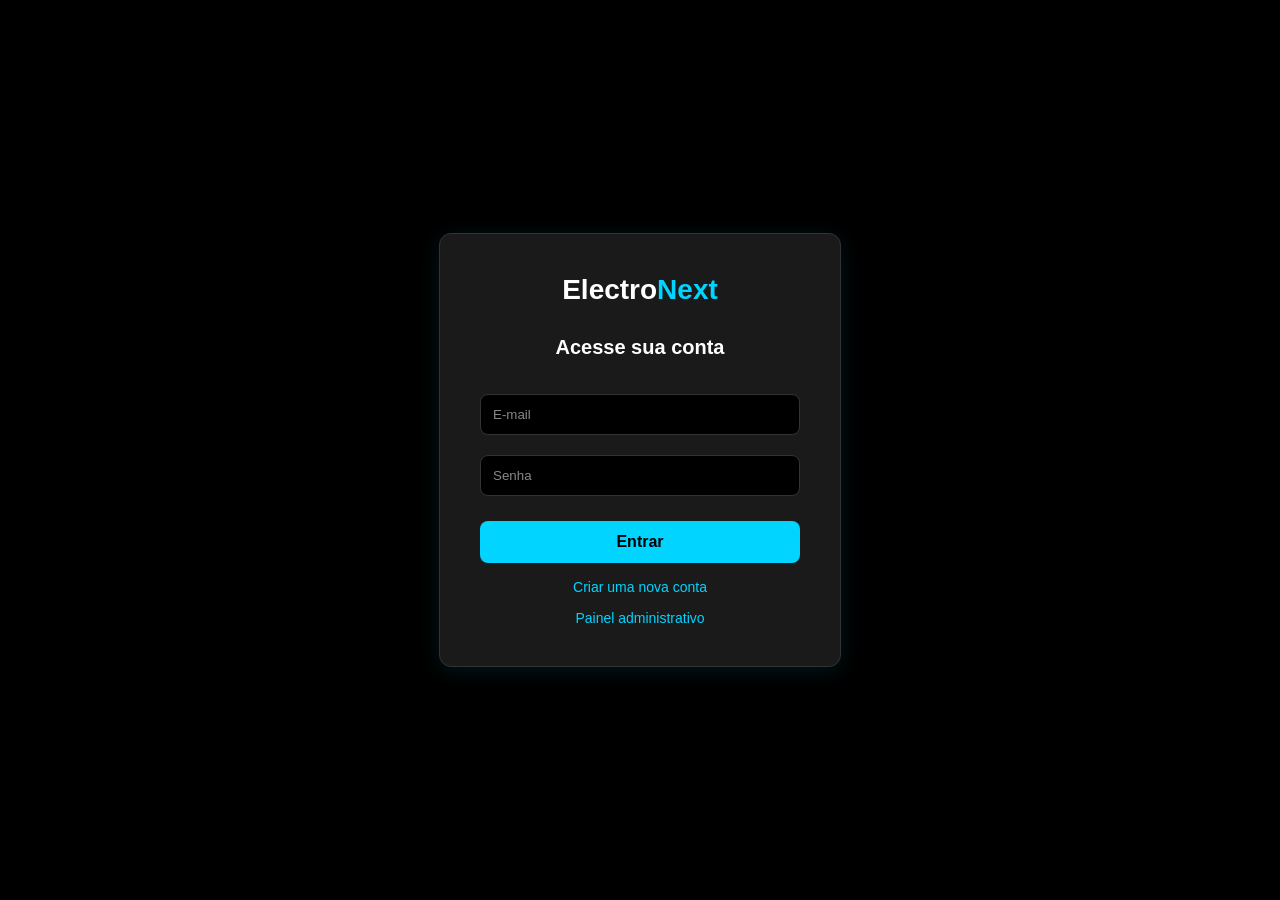
<file: Projeto/wwwroot/index.html>
<!doctype html>
<html lang="pt-br">
<head>
  <meta charset="utf-8">
  <meta name="viewport" content="width=device-width, initial-scale=1">
  <title>ElectroNext</title>
  <meta http-equiv="refresh" content="0; url=Telalogin.html">
</head>
<body></body>
</html>
</file>
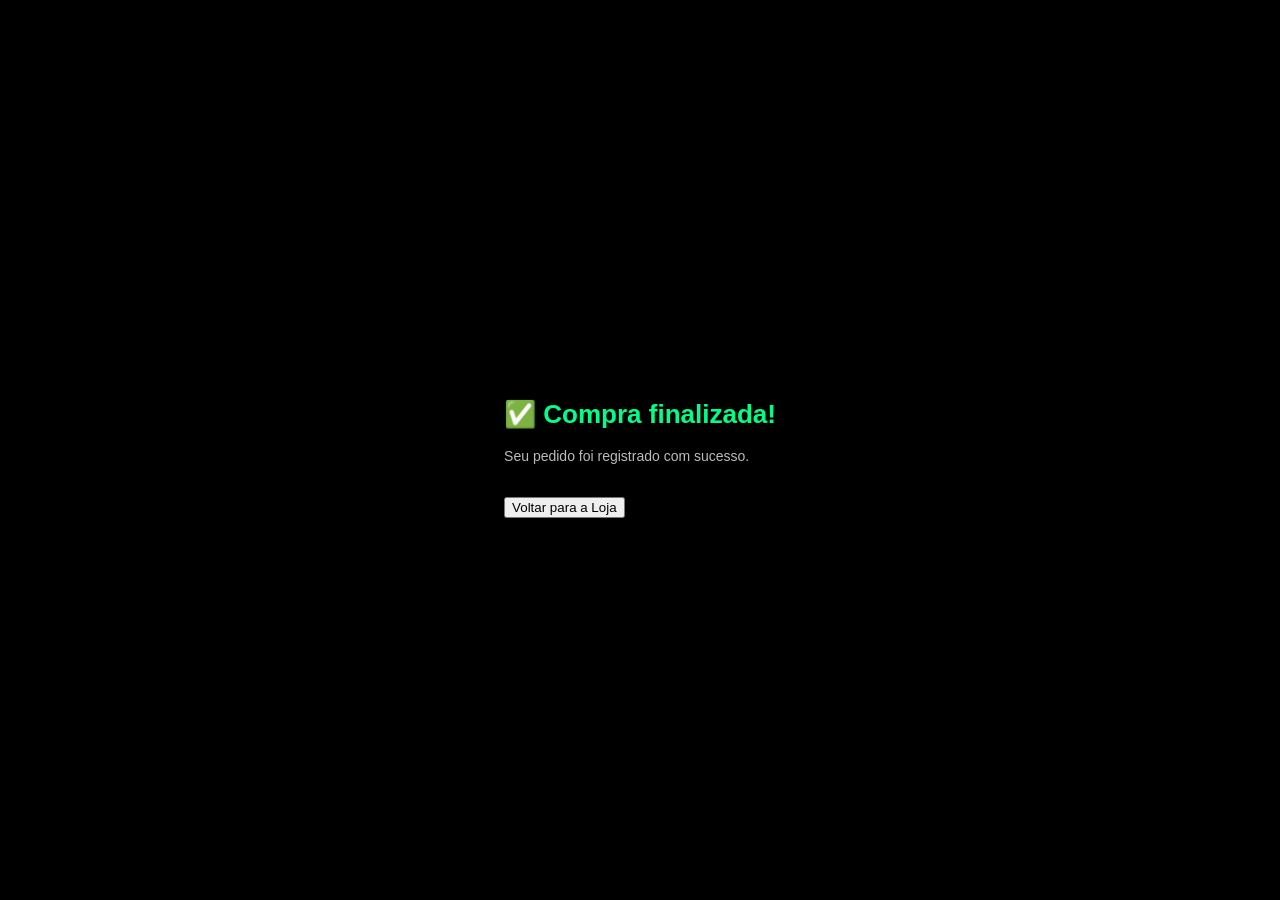
<file: Projeto/wwwroot/finalizacao.html>
<!DOCTYPE html>
<html lang="pt-br">
<head>
  <meta charset="UTF-8">
  <meta name="viewport" content="width=device-width, initial-scale=1.0">
  <title>Compra Confirmada | ElectroNext</title>
  <link rel="stylesheet" href="style-finalizacao.css">
</head>
<body>
  <main class="container">
    <div class="card">
      <h1>✅ Compra finalizada!</h1>
      <p id="detalhes" class="details">Seu pedido foi registrado com sucesso.</p>
      <a href="loja.html"><button class="btn-home">Voltar para a Loja</button></a>
    </div>
  </main>
  <script src="api.js"></script>
  <script>
    const venda = JSON.parse(localStorage.getItem('ultimaVenda') || 'null');
    if (venda) detalhes.textContent = `Pedido nº ${venda.id} confirmado. Total: ${moeda(venda.valorTotal)}.`;
  </script>
</body>
</html>
</file>
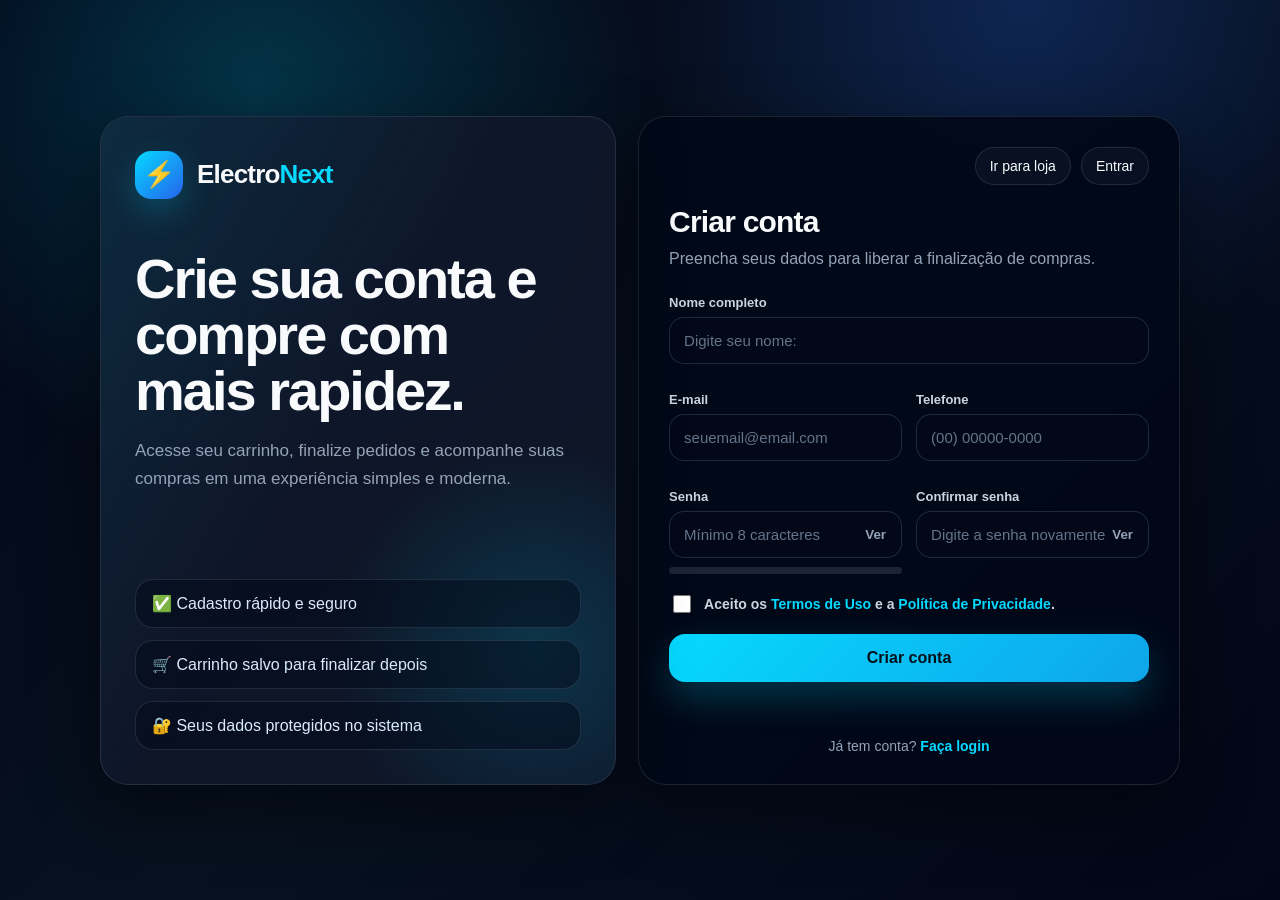
<file: Projeto/wwwroot/Teacadastr.html>
<!DOCTYPE html>
<html lang="pt-br">
<head>
  <meta charset="UTF-8" />
  <meta name="viewport" content="width=device-width, initial-scale=1.0" />
  <title>Criar conta | ElectroNext</title>
  <style>
    :root {
      --bg: #050914;
      --panel: rgba(15, 23, 42, 0.94);
      --panel-2: rgba(2, 8, 23, 0.92);
      --text: #f8fafc;
      --muted: #94a3b8;
      --line: rgba(148, 163, 184, 0.18);
      --cyan: #06d9ff;
      --blue: #2563eb;
      --green: #22c55e;
      --red: #fb7185;
      --shadow: 0 24px 70px rgba(0, 0, 0, 0.48);
    }

    * { box-sizing: border-box; }

    body {
      margin: 0;
      min-height: 100vh;
      font-family: Arial, Helvetica, sans-serif;
      color: var(--text);
      background:
        radial-gradient(circle at 20% 10%, rgba(6, 217, 255, 0.20), transparent 30%),
        radial-gradient(circle at 80% 0%, rgba(37, 99, 235, 0.25), transparent 28%),
        linear-gradient(135deg, #020617 0%, #07111f 48%, #020617 100%);
      display: grid;
      place-items: center;
      padding: 26px 16px;
    }

    .page {
      width: min(1080px, 100%);
      display: grid;
      grid-template-columns: 1fr 1.05fr;
      gap: 22px;
      align-items: stretch;
    }

    .hero, .card {
      border: 1px solid var(--line);
      border-radius: 28px;
      background: var(--panel);
      box-shadow: var(--shadow);
      overflow: hidden;
    }

    .hero {
      padding: 34px;
      position: relative;
      min-height: 590px;
      display: flex;
      flex-direction: column;
      justify-content: space-between;
    }

    .hero::before {
      content: "";
      position: absolute;
      inset: 0;
      background:
        linear-gradient(120deg, rgba(6, 217, 255, 0.10), transparent 46%),
        radial-gradient(circle at 85% 80%, rgba(6, 217, 255, 0.16), transparent 30%);
      pointer-events: none;
    }

    .brand, .hero-content, .benefits { position: relative; z-index: 1; }

    .brand {
      display: flex;
      align-items: center;
      gap: 14px;
      font-weight: 900;
      font-size: 26px;
      letter-spacing: -0.8px;
    }

    .brand-icon {
      width: 48px;
      height: 48px;
      display: grid;
      place-items: center;
      border-radius: 16px;
      background: linear-gradient(135deg, var(--cyan), var(--blue));
      box-shadow: 0 12px 32px rgba(6, 217, 255, 0.22);
    }

    .brand span { color: var(--cyan); }

    .hero h1 {
      font-size: clamp(32px, 5vw, 56px);
      line-height: 1;
      margin: 0 0 18px;
      letter-spacing: -2px;
    }

    .hero p {
      max-width: 480px;
      margin: 0;
      color: var(--muted);
      font-size: 17px;
      line-height: 1.6;
    }

    .benefits {
      display: grid;
      gap: 12px;
      margin-top: 34px;
    }

    .benefit {
      display: flex;
      align-items: center;
      gap: 12px;
      color: #dbeafe;
      background: rgba(2, 8, 23, 0.45);
      border: 1px solid var(--line);
      border-radius: 18px;
      padding: 14px 16px;
    }

    .card {
      padding: 30px;
      background: var(--panel-2);
    }

    .top-actions {
      display: flex;
      justify-content: flex-end;
      gap: 10px;
      margin-bottom: 20px;
    }

    .ghost-link {
      color: var(--text);
      text-decoration: none;
      border: 1px solid var(--line);
      border-radius: 999px;
      padding: 10px 14px;
      font-size: 14px;
      background: rgba(15, 23, 42, 0.55);
    }

    .ghost-link:hover { border-color: rgba(6, 217, 255, 0.7); color: var(--cyan); }

    .card h2 {
      margin: 0;
      font-size: 30px;
      letter-spacing: -0.8px;
    }

    .subtitle {
      color: var(--muted);
      margin: 8px 0 24px;
      line-height: 1.5;
    }

    .grid {
      display: grid;
      grid-template-columns: 1fr 1fr;
      gap: 14px;
    }

    .field { margin-bottom: 14px; }
    .field.full { grid-column: 1 / -1; }

    label {
      display: block;
      margin: 0 0 7px;
      color: #cbd5e1;
      font-size: 13px;
      font-weight: 700;
    }

    .input-wrap { position: relative; }

    input {
      width: 100%;
      border: 1px solid rgba(148, 163, 184, 0.22);
      outline: none;
      border-radius: 15px;
      padding: 14px 14px;
      background: #020817;
      color: var(--text);
      font-size: 15px;
      transition: 0.2s ease;
    }

    input::placeholder { color: #64748b; }
    input:focus { border-color: var(--cyan); box-shadow: 0 0 0 4px rgba(6, 217, 255, 0.10); }

    .toggle-pass {
      position: absolute;
      right: 10px;
      top: 50%;
      transform: translateY(-50%);
      border: 0;
      background: transparent;
      color: var(--muted);
      cursor: pointer;
      font-weight: 700;
      padding: 6px;
    }

    .password-strength {
      height: 7px;
      background: rgba(148, 163, 184, 0.18);
      border-radius: 999px;
      overflow: hidden;
      margin-top: 9px;
    }

    .password-strength span {
      display: block;
      height: 100%;
      width: 0%;
      background: var(--red);
      transition: 0.25s ease;
    }

    .terms {
      display: flex;
      align-items: flex-start;
      gap: 10px;
      color: #cbd5e1;
      font-size: 14px;
      line-height: 1.45;
      margin: 6px 0 18px;
    }

    .terms input { width: 18px; height: 18px; margin-top: 1px; accent-color: var(--cyan); }
    .terms a { color: var(--cyan); text-decoration: none; }

    .btn {
      width: 100%;
      border: 0;
      border-radius: 16px;
      padding: 15px 18px;
      background: linear-gradient(135deg, var(--cyan), #0ea5e9);
      color: #00111a;
      font-weight: 900;
      font-size: 16px;
      cursor: pointer;
      box-shadow: 0 16px 38px rgba(6, 217, 255, 0.22);
      transition: 0.2s ease;
    }

    .btn:hover { transform: translateY(-1px); filter: brightness(1.05); }
    .btn:disabled { opacity: 0.65; cursor: not-allowed; transform: none; }

    .feedback {
      min-height: 22px;
      margin-top: 14px;
      font-weight: 800;
      text-align: center;
    }

    .feedback.erro { color: var(--red); }
    .feedback.ok { color: var(--green); }

    .login-link {
      text-align: center;
      margin-top: 20px;
      color: var(--muted);
      font-size: 14px;
    }

    .login-link a { color: var(--cyan); text-decoration: none; font-weight: 800; }

    @media (max-width: 880px) {
      .page { grid-template-columns: 1fr; }
      .hero { min-height: auto; gap: 50px; }
    }

    @media (max-width: 560px) {
      body { padding: 0; display: block; }
      .page { min-height: 100vh; }
      .hero { display: none; }
      .card { min-height: 100vh; border-radius: 0; border: 0; padding: 26px 18px; }
      .top-actions { justify-content: center; }
      .grid { grid-template-columns: 1fr; }
      .field.full { grid-column: auto; }
      .card h2 { text-align: center; }
      .subtitle { text-align: center; }
    }
  </style>
</head>
<body>
  <main class="page">
    <section class="hero">
      <div class="brand">
        <div class="brand-icon">⚡</div>
        <div>Electro<span>Next</span></div>
      </div>

      <div class="hero-content">
        <h1>Crie sua conta e compre com mais rapidez.</h1>
        <p>Acesse seu carrinho, finalize pedidos e acompanhe suas compras em uma experiência simples e moderna.</p>
      </div>

      <div class="benefits">
        <div class="benefit">✅ Cadastro rápido e seguro</div>
        <div class="benefit">🛒 Carrinho salvo para finalizar depois</div>
        <div class="benefit">🔐 Seus dados protegidos no sistema</div>
      </div>
    </section>

    <section class="card">
      <div class="top-actions">
        <a class="ghost-link" href="loja.html">Ir para loja</a>
        <a class="ghost-link" href="Telalogin.html">Entrar</a>
      </div>

      <h2>Criar conta</h2>
      <p class="subtitle">Preencha seus dados para liberar a finalização de compras.</p>

      <form id="formCadastro" autocomplete="on">
        <div class="grid">
          <div class="field full">
            <label for="nome">Nome completo</label>
            <input type="text" id="nome" placeholder="Digite seu nome:" maxlength="150" required />
          </div>

          <div class="field">
            <label for="email">E-mail</label>
            <input type="email" id="email" placeholder="seuemail@email.com" maxlength="120" required />
          </div>

          <div class="field">
            <label for="telefone">Telefone</label>
            <input type="tel" id="telefone" placeholder="(00) 00000-0000" maxlength="20" />
          </div>

          <div class="field">
            <label for="senha">Senha</label>
            <div class="input-wrap">
              <input type="password" id="senha" placeholder="Mínimo 8 caracteres" minlength="8" required />
              <button class="toggle-pass" type="button" data-target="senha">Ver</button>
            </div>
            <div class="password-strength"><span id="barraSenha"></span></div>
          </div>

          <div class="field">
            <label for="confirmar">Confirmar senha</label>
            <div class="input-wrap">
              <input type="password" id="confirmar" placeholder="Digite a senha novamente" minlength="8" required />
              <button class="toggle-pass" type="button" data-target="confirmar">Ver</button>
            </div>
          </div>
        </div>

        <label class="terms">
          <input type="checkbox" id="termos" />
          <span>Aceito os <a href="#">Termos de Uso</a> e a <a href="#">Política de Privacidade</a>.</span>
        </label>

        <button class="btn" id="btnCadastrar" type="submit">Criar conta</button>
        <div id="mensagem" class="feedback"></div>
      </form>

      <div class="login-link">Já tem conta? <a href="Telalogin.html">Faça login</a></div>
    </section>
  </main>

  <script src="api.js"></script>
  <script>
    const form = document.getElementById('formCadastro');
    const nome = document.getElementById('nome');
    const email = document.getElementById('email');
    const telefone = document.getElementById('telefone');
    const senha = document.getElementById('senha');
    const confirmar = document.getElementById('confirmar');
    const termos = document.getElementById('termos');
    const msg = document.getElementById('mensagem');
    const btn = document.getElementById('btnCadastrar');
    const barraSenha = document.getElementById('barraSenha');

    telefone.addEventListener('input', () => {
      let v = telefone.value.replace(/\D/g, '').slice(0, 11);
      if (v.length > 10) {
        v = v.replace(/(\d{2})(\d{5})(\d{4})/, '($1) $2-$3');
      } else if (v.length > 6) {
        v = v.replace(/(\d{2})(\d{4})(\d{0,4})/, '($1) $2-$3');
      } else if (v.length > 2) {
        v = v.replace(/(\d{2})(\d{0,5})/, '($1) $2');
      }
      telefone.value = v;
    });

    senha.addEventListener('input', () => {
      const valor = senha.value;
      let pontos = 0;
      if (valor.length >= 8) pontos++;
      if (/[A-Z]/.test(valor)) pontos++;
      if (/[0-9]/.test(valor)) pontos++;
      if (/[^A-Za-z0-9]/.test(valor)) pontos++;

      const largura = [0, 28, 52, 76, 100][pontos];
      const cor = pontos <= 1 ? '#fb7185' : pontos === 2 ? '#f59e0b' : pontos === 3 ? '#06d9ff' : '#22c55e';
      barraSenha.style.width = largura + '%';
      barraSenha.style.background = cor;
    });

    document.querySelectorAll('.toggle-pass').forEach(botao => {
      botao.addEventListener('click', () => {
        const input = document.getElementById(botao.dataset.target);
        const mostrar = input.type === 'password';
        input.type = mostrar ? 'text' : 'password';
        botao.textContent = mostrar ? 'Ocultar' : 'Ver';
      });
    });

    function mostrarMensagem(texto, tipo) {
      msg.textContent = texto;
      msg.className = 'feedback ' + tipo;
    }

    form.addEventListener('submit', async (event) => {
      event.preventDefault();
      mostrarMensagem('', '');

      const dados = {
        nome: nome.value.trim(),
        email: email.value.trim().toLowerCase(),
        telefone: telefone.value.trim(),
        senha: senha.value
      };

      if (!dados.nome || !dados.email || !dados.senha || !confirmar.value) {
        mostrarMensagem('Preencha todos os campos obrigatórios.', 'erro');
        return;
      }

      if (dados.senha.length < 8) {
        mostrarMensagem('A senha precisa ter pelo menos 8 caracteres.', 'erro');
        return;
      }

      if (dados.senha !== confirmar.value) {
        mostrarMensagem('As senhas não coincidem.', 'erro');
        return;
      }

      if (!termos.checked) {
        mostrarMensagem('Você precisa aceitar os termos para continuar.', 'erro');
        return;
      }

      try {
        btn.disabled = true;
        btn.textContent = 'Criando conta...';

        await apiFetch('/api/auth/cadastro', {
          method: 'POST',
          body: JSON.stringify(dados)
        });

        mostrarMensagem('Conta criada com sucesso! Redirecionando para o login...', 'ok');
        form.reset();
        barraSenha.style.width = '0%';

        setTimeout(() => {
          window.location.href = 'Telalogin.html';
        }, 1200);
      } catch (erro) {
        mostrarMensagem(erro.message || 'Erro ao acessar a API.', 'erro');
      } finally {
        btn.disabled = false;
        btn.textContent = 'Criar conta';
      }
    });
  </script>
</body>
</html>
</file>
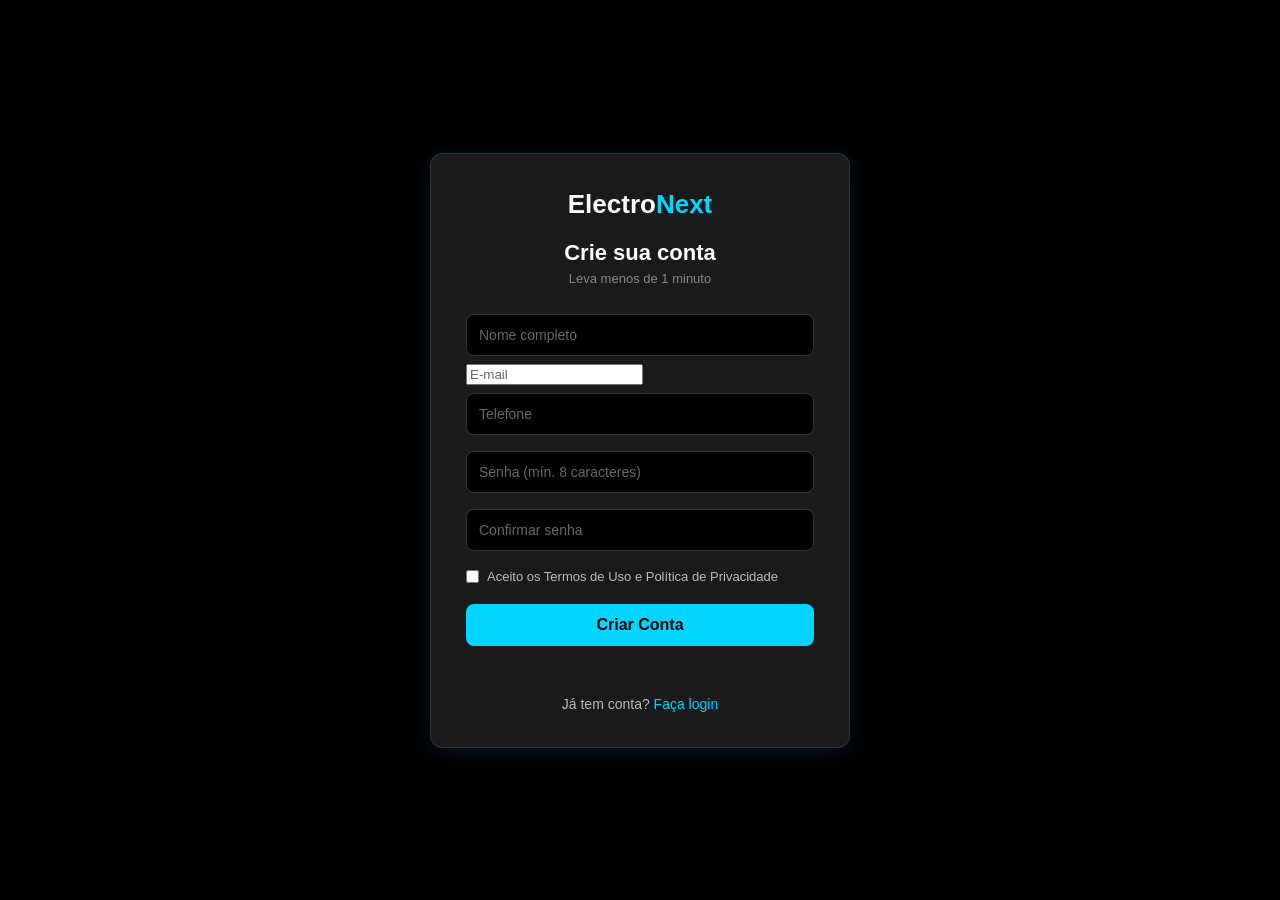
<file: Projeto/wwwroot/Teacadastr_old.html>
<!DOCTYPE html>
<html lang="pt-br">
<head>
  <meta charset="UTF-8">
  <meta name="viewport" content="width=device-width, initial-scale=1.0">
  <title>Cadastro | ElectroNext</title>
  <link rel="stylesheet" href="style-Teacadastr.css">
</head>
<body>
  <div class="card">
    <div class="logo">Electro<span>Next</span></div>
    <h2>Crie sua conta</h2>
    <div class="sub">Leva menos de 1 minuto</div>

    <input type="text" id="nome" placeholder="Nome completo">
    <input type="email" id="email" placeholder="E-mail">
    <input type="text" id="telefone" placeholder="Telefone">
    <input type="password" id="senha" placeholder="Senha (mín. 8 caracteres)">
    <input type="password" id="confirmar" placeholder="Confirmar senha">

    <div class="termos"><input type="checkbox" id="termos"> Aceito os Termos de Uso e Política de Privacidade</div>
    <button id="btnCadastrar">Criar Conta</button>
    <div id="mensagem" class="feedback msg-final"></div>
    <div class="link-login">Já tem conta? <a href="Telalogin.html">Faça login</a></div>
  </div>

  <script src="api.js"></script>
  <script>
    document.getElementById('btnCadastrar').addEventListener('click', async () => {
      const msg = document.getElementById('mensagem');
      msg.textContent = '';
      msg.className = 'feedback msg-final';

      if (!nome.value || !email.value || !senha.value || !confirmar.value) {
        msg.textContent = 'Preencha todos os campos obrigatórios.';
        msg.classList.add('erro');
        return;
      }
      if (senha.value.length < 8) {
        msg.textContent = 'A senha precisa ter pelo menos 8 caracteres.';
        msg.classList.add('erro');
        return;
      }
      if (senha.value !== confirmar.value) {
        msg.textContent = 'As senhas não coincidem.';
        msg.classList.add('erro');
        return;
      }
      if (!termos.checked) {
        msg.textContent = 'Você precisa aceitar os termos.';
        msg.classList.add('erro');
        return;
      }

      try {
        await apiFetch('/api/auth/cadastro', {
          method: 'POST',
          body: JSON.stringify({ nome: nome.value, email: email.value, telefone: telefone.value, senha: senha.value })
        });
        msg.textContent = 'Conta criada com sucesso! Faça login.';
        msg.classList.add('ok');
        setTimeout(() => window.location.href = 'Telalogin.html', 1200);
      } catch (erro) {
        msg.textContent = erro.message;
        msg.classList.add('erro');
      }
    });
  </script>
</body>
</html>
</file>
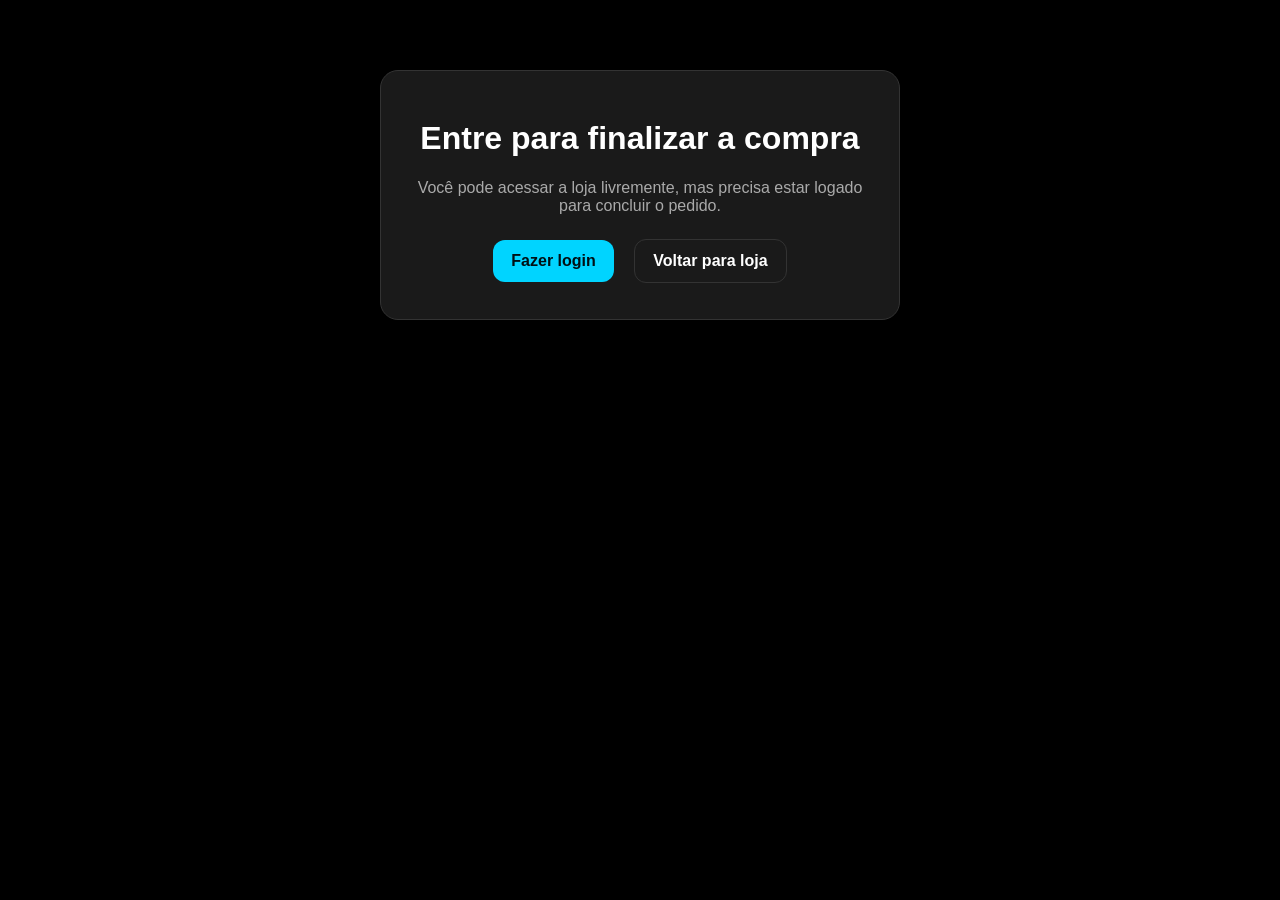
<file: Projeto/wwwroot/Telacompra.html>
<!DOCTYPE html>
<html lang="pt-br">
<head>
  <meta charset="UTF-8" />
  <meta name="viewport" content="width=device-width, initial-scale=1.0" />
  <title>Checkout | ElectroNext</title>
  <link rel="stylesheet" href="style-Telacompra.css" />

  <style>
    .login-lock {
      max-width: 520px;
      margin: 70px auto;
      background: #1a1a1a;
      border: 1px solid #333;
      border-radius: 18px;
      padding: 28px;
      text-align: center;
      color: #fff;
    }

    .login-lock p {
      color: #aaa;
    }

    .login-lock a {
      display: inline-block;
      margin: 8px;
      padding: 12px 18px;
      border-radius: 12px;
      text-decoration: none;
      font-weight: 800;
    }

    .login-lock .primary {
      background: #00d4ff;
      color: #001015;
    }

    .login-lock .secondary {
      border: 1px solid #333;
      color: #fff;
    }

    .dados-cartao {
      display: none;
      margin-top: 12px;
    }

    .dados-cartao.show {
      display: block;
    }

    .msg-login {
      color: #ffd166;
      font-size: 13px;
      margin-top: 10px;
    }

    #mensagem {
      color: #ff6b6b;
      font-weight: 700;
      margin-top: 14px;
    }
  </style>
</head>

<body>
  <div id="areaCheckout" style="display:none">
    <div class="progress">
      <div>1. Carrinho</div>
      <div class="active">2. Pagamento</div>
      <div>3. Confirmação</div>
    </div>

    <div class="container">
      <div class="box">
        <h3>Dados do Cliente</h3>

        <input id="nome" placeholder="Nome completo" />
        <input id="cpf" placeholder="CPF / CNPJ" />

        <h3>Endereço</h3>

        <input id="rua" placeholder="Rua" />
        <input id="numero" placeholder="Número" />
        <input id="cidade" placeholder="Cidade" />
        <input id="cep" placeholder="CEP" />
      </div>

      <div class="box pagamento">
        <h3>Forma de Pagamento</h3>

        <label class="pix-destaque">
          <input type="radio" name="pagamento" value="pix" checked />
          Pix
        </label>

        <label>
          <input type="radio" name="pagamento" value="cartao" />
          Cartão de Crédito
        </label>

        <label>
          <input type="radio" name="pagamento" value="boleto" />
          Boleto Bancário
        </label>

        <div id="dadosCartao" class="dados-cartao">
          <input id="numeroCartao" placeholder="Número do cartão" />
          <input id="validadeCartao" placeholder="Validade (MM/AA)" />
          <input id="cvvCartao" placeholder="CVV" />
        </div>

        <p id="infoPagamento" class="msg-login">
          Pix selecionado. Os dados do cartão não são necessários.
        </p>
      </div>

      <div class="box">
        <h3>Resumo do Pedido</h3>

        <div id="resumo"></div>

        <div class="resumo-item">
          <span>Frete</span>
          <span style="color:var(--success);">Grátis</span>
        </div>

        <div class="total">
          <span>Total:</span>
          <span id="total">R$ 0,00</span>
        </div>

        <button id="btnFinalizar">Finalizar Compra</button>

        <p id="mensagem"></p>

        <div class="seguro">
          🔒 Pagamento 100% seguro<br />
          Criptografia SSL de Ponta a Ponta
        </div>
      </div>
    </div>
  </div>

  <div id="bloqueioLogin" class="login-lock" style="display:none">
    <h1>Entre para finalizar a compra</h1>
    <p>Você pode acessar a loja livremente, mas precisa estar logado para concluir o pedido.</p>

    <a class="primary" href="Telalogin.html?redirect=Telacompra.html">Fazer login</a>
    <a class="secondary" href="loja.html">Voltar para loja</a>
  </div>

  <script src="api.js"></script>

  <script>
    document.addEventListener('DOMContentLoaded', () => {
      const usuario = getUsuarioLogado();
      const carrinho = JSON.parse(localStorage.getItem('carrinho') || '[]');

      const bloqueioLogin = document.getElementById('bloqueioLogin');
      const areaCheckout = document.getElementById('areaCheckout');
      const inputNome = document.getElementById('nome');
      const resumo = document.getElementById('resumo');
      const total = document.getElementById('total');
      const mensagem = document.getElementById('mensagem');
      const btnFinalizar = document.getElementById('btnFinalizar');

      if (!usuario) {
        bloqueioLogin.style.display = 'block';
      } else {
        areaCheckout.style.display = 'block';
        inputNome.value = usuario.nome || '';
      }

      function moeda(valor) {
        return Number(valor || 0).toLocaleString('pt-BR', {
          style: 'currency',
          currency: 'BRL'
        });
      }

      function obterFormaPagamento() {
        const selecionado = document.querySelector('input[name="pagamento"]:checked');

        if (selecionado && selecionado.value) {
          return selecionado.value;
        }

        const pix = document.querySelector('input[name="pagamento"][value="pix"]');

        if (pix) {
          pix.checked = true;
          return 'pix';
        }

        return '';
      }

      function atualizarPagamento() {
        const forma = obterFormaPagamento();
        const dadosCartao = document.getElementById('dadosCartao');
        const infoPagamento = document.getElementById('infoPagamento');

        if (forma === 'cartao') {
          dadosCartao.classList.add('show');
          infoPagamento.textContent = 'Cartão selecionado. Preencha os dados do cartão.';
          return;
        }

        dadosCartao.classList.remove('show');

        document.getElementById('numeroCartao').value = '';
        document.getElementById('validadeCartao').value = '';
        document.getElementById('cvvCartao').value = '';

        if (forma === 'pix') {
          infoPagamento.textContent = 'Pix selecionado. Os dados do cartão não são necessários.';
        } else if (forma === 'boleto') {
          infoPagamento.textContent = 'Boleto selecionado. Os dados do cartão não são necessários.';
        } else {
          infoPagamento.textContent = 'Selecione uma forma de pagamento.';
        }
      }

      function renderResumo() {
        let valorTotal = 0;
        resumo.innerHTML = '';

        if (!carrinho.length) {
          resumo.innerHTML = '<p>Carrinho vazio.</p>';
          total.textContent = moeda(0);
          return;
        }

        carrinho.forEach(item => {
          const nome = item.nome || item.nomeProduto || item.produto || 'Produto';
          const preco = Number(item.preco || item.precoVenda || item.preco_venda || 0);
          const quantidade = Number(item.quantidade || 1);
          const subtotal = preco * quantidade;

          valorTotal += subtotal;

          resumo.innerHTML += `
            <div class="resumo-item">
              <span>${nome} x ${quantidade}</span>
              <span>${moeda(subtotal)}</span>
            </div>
          `;
        });

        total.textContent = moeda(valorTotal);
      }

      document.querySelectorAll('input[name="pagamento"]').forEach(radio => {
        radio.addEventListener('change', atualizarPagamento);
        radio.addEventListener('click', atualizarPagamento);
      });

      btnFinalizar?.addEventListener('click', async () => {
        mensagem.textContent = '';

        const usuarioAtual = getUsuarioLogado();

        if (!usuarioAtual) {
          window.location.href = 'Telalogin.html?redirect=Telacompra.html';
          return;
        }

        if (!carrinho.length) {
          mensagem.textContent = 'Carrinho vazio.';
          return;
        }

        const formaPagamento = obterFormaPagamento();

        if (!formaPagamento) {
          mensagem.textContent = 'Selecione uma forma de pagamento.';
          return;
        }

        let cartaoNumero = null;
        let cartaoValidade = null;
        let cartaoCvv = null;

        if (formaPagamento === 'cartao') {
          cartaoNumero = document.getElementById('numeroCartao')?.value.trim() || '';
          cartaoValidade = document.getElementById('validadeCartao')?.value.trim() || '';
          cartaoCvv = document.getElementById('cvvCartao')?.value.trim() || '';

          if (!cartaoNumero || !cartaoValidade || !cartaoCvv) {
            mensagem.textContent = 'Preencha todos os dados do cartão.';
            return;
          }
        }

        const itens = carrinho.map(item => ({
          produtoId: item.produtoId || item.id,
          quantidade: Number(item.quantidade || 1)
        }));

        try {
          const venda = await apiFetch('/api/vendas', {
            method: 'POST',
            body: JSON.stringify({
              clienteId: usuarioAtual.id,
              formaPagamento: formaPagamento,
              cartaoNumero: cartaoNumero,
              cartaoValidade: cartaoValidade,
              cartaoCvv: cartaoCvv,
              itens: itens
            })
          });

          localStorage.removeItem('carrinho');
          localStorage.setItem('ultimaVenda', JSON.stringify(venda));

          window.location.href = 'finalizacao.html';
        } catch (erro) {
          mensagem.textContent = erro.message || 'Erro ao finalizar compra.';
        }
      });

      atualizarPagamento();
      renderResumo();
    });
  </script>
</body>
</html>
</file>
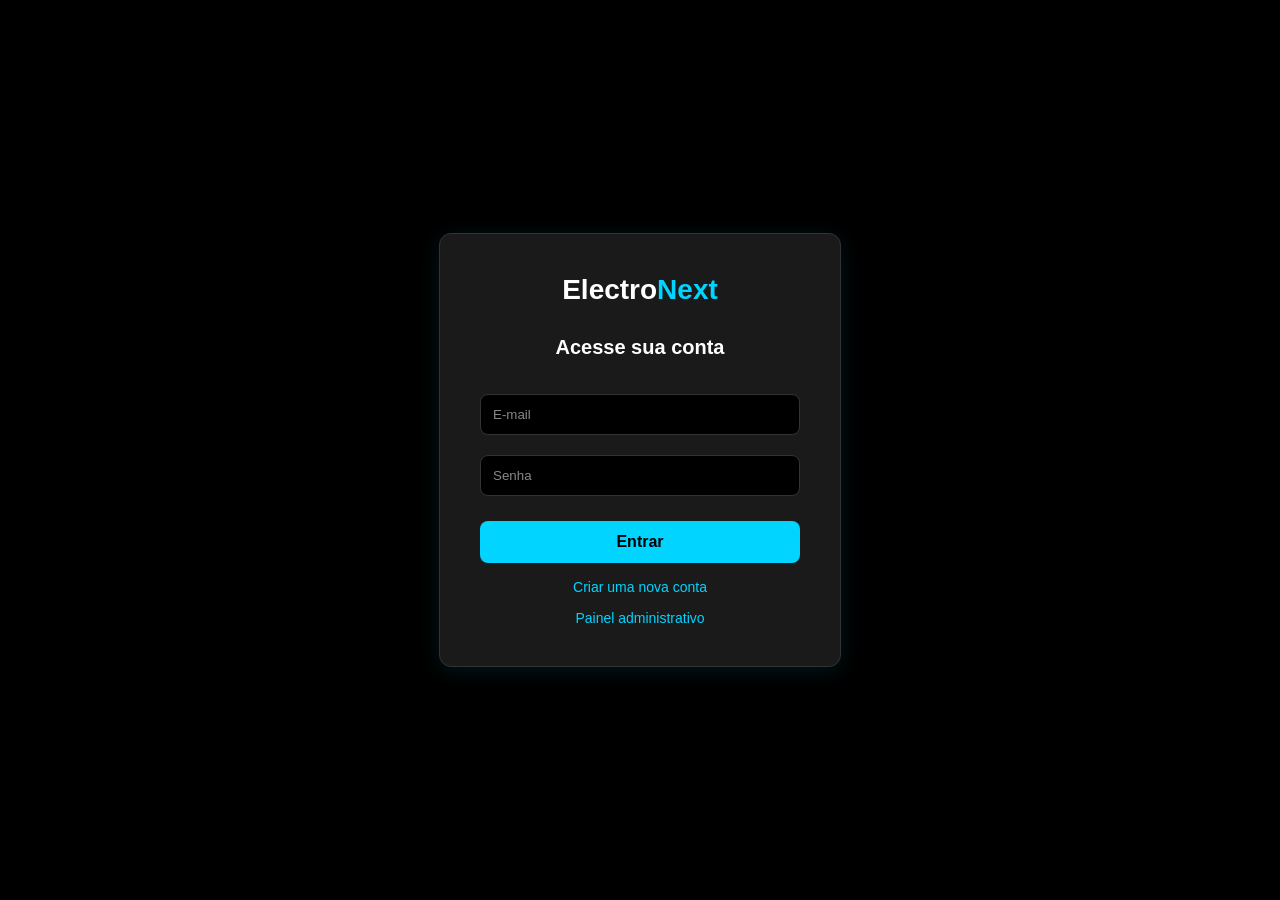
<file: Projeto/wwwroot/Telacompra_old.html>
<!DOCTYPE html>
<html lang="pt-br">
<head>
  <meta charset="UTF-8">
  <meta name="viewport" content="width=device-width, initial-scale=1.0">
  <title>Checkout | ElectroNext</title>
  <link rel="stylesheet" href="style-Telacompra.css">
</head>
<body>
<div class="progress"><div>1. Carrinho</div><div class="active">2. Pagamento</div><div>3. Confirmação</div></div>
<div class="container">
  <div class="box">
    <h3>Dados do Cliente</h3>
    <input id="nome" placeholder="Nome completo">
    <input id="cpf" placeholder="CPF / CNPJ">
    <h3>Endereço</h3>
    <input placeholder="Rua"><input placeholder="Número"><input placeholder="Cidade"><input placeholder="CEP">
  </div>
  <div class="box pagamento">
    <h3>Forma de Pagamento</h3>
    <label class="pix-destaque"><input type="radio" name="pagamento" checked> Pix</label>
    <label><input type="radio" name="pagamento"> Cartão de Crédito</label>
    <label><input type="radio" name="pagamento"> Boleto Bancário</label>
    <input placeholder="Número do cartão"><input placeholder="Validade (MM/AA)"><input placeholder="CVV">
  </div>
  <div class="box">
    <h3>Resumo do Pedido</h3>
    <div id="resumo"></div>
    <div class="resumo-item"><span>Frete</span><span style="color:var(--success);">Grátis</span></div>
    <div class="total"><span>Total:</span><span id="total">R$ 0,00</span></div>
    <button id="btnFinalizar">Finalizar Compra</button>
    <p id="mensagem"></p>
    <div class="seguro">🔒 Pagamento 100% seguro<br>Criptografia SSL de Ponta a Ponta</div>
  </div>
</div>
<script src="api.js"></script>
<script>
  const usuario = exigirLogin();
  const carrinho = JSON.parse(localStorage.getItem('carrinho') || '[]');
  if (usuario) nome.value = usuario.nome;

  function renderResumo() {
    let valorTotal = 0;
    resumo.innerHTML = '';
    if (!carrinho.length) resumo.innerHTML = '<p>Carrinho vazio.</p>';
    carrinho.forEach(item => {
      valorTotal += item.preco * item.quantidade;
      resumo.innerHTML += `<div class="resumo-item"><span>${item.nome} x ${item.quantidade}</span><span>${moeda(item.preco * item.quantidade)}</span></div>`;
    });
    document.getElementById('total').textContent = moeda(valorTotal);
  }

  document.getElementById('btnFinalizar').addEventListener('click', async () => {
    const msg = document.getElementById('mensagem');
    msg.textContent = '';
    if (!carrinho.length) { msg.textContent = 'Carrinho vazio.'; return; }
    try {
      const venda = await apiFetch('/api/vendas', {
        method: 'POST',
        body: JSON.stringify({ clienteId: usuario.id, itens: carrinho.map(i => ({ produtoId: i.produtoId, quantidade: i.quantidade })) })
      });
      localStorage.removeItem('carrinho');
      localStorage.setItem('ultimaVenda', JSON.stringify(venda));
      window.location.href = 'finalizacao.html';
    } catch (erro) { msg.textContent = erro.message; }
  });

  renderResumo();
</script>
</body>
</html>
</file>
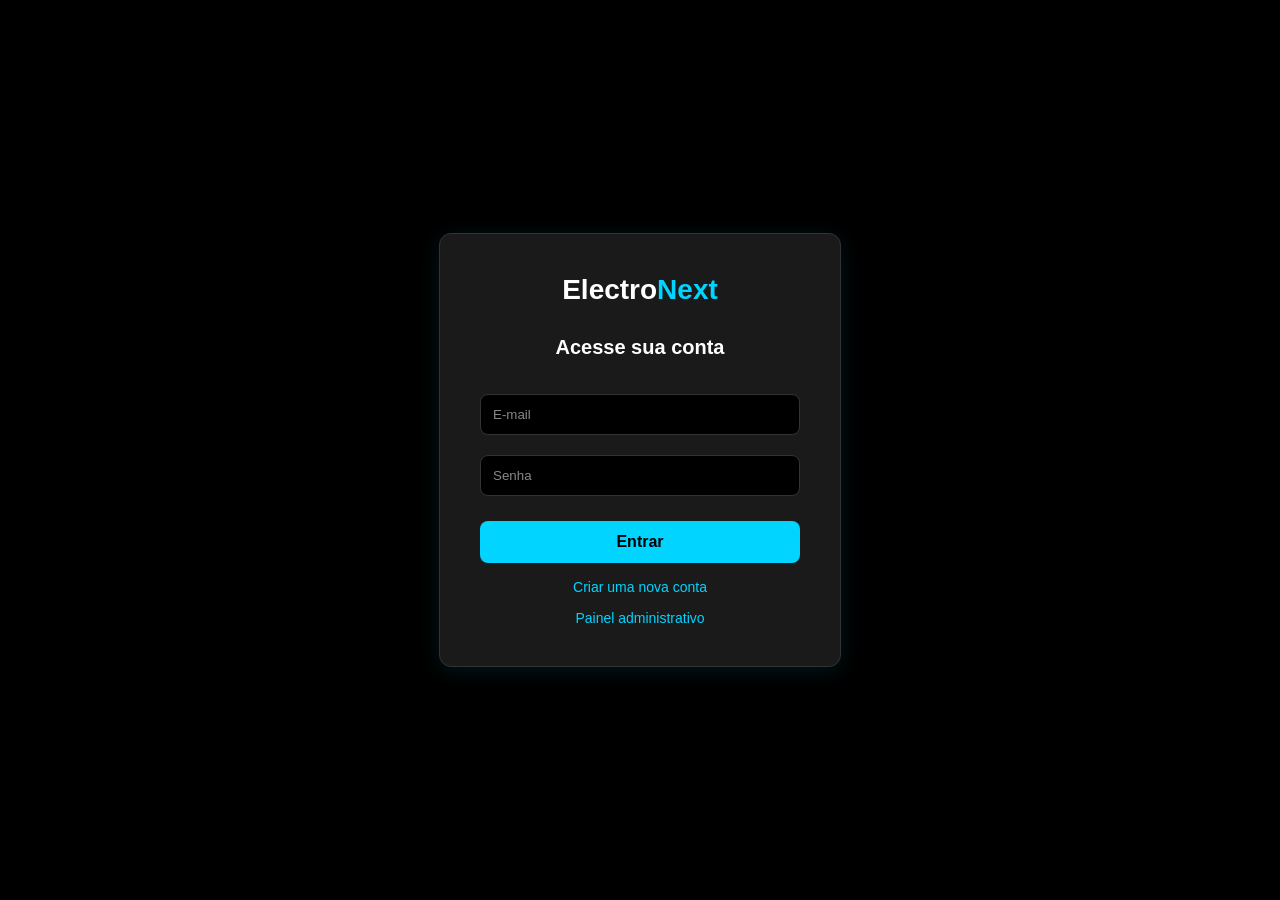
<file: Projeto/wwwroot/Telalogin.html>
<!DOCTYPE html>
<html lang="pt-br">
<head>
  <meta charset="UTF-8">
  <meta name="viewport" content="width=device-width, initial-scale=1.0">
  <title>Login | ElectroNext</title>
  <link rel="stylesheet" href="style-Telalogin.css">
</head>
<body>
  <div class="login-container">
    <div class="logo">Electro<span>Next</span></div>
    <h2>Acesse sua conta</h2>
    <form id="formLogin">
      <input id="email" type="email" placeholder="E-mail" required>
      <input id="senha" type="password" placeholder="Senha" required>
      <button type="submit">Entrar</button>
    </form>
    <p id="mensagem" style="color:#ff4757;text-align:center"></p>
    <a href="Teacadastr.html">Criar uma nova conta</a>
    <a href="admin.html">Painel administrativo</a>
  </div>

  <script src="api.js"></script>
  <script>
    document.getElementById('formLogin').addEventListener('submit', async (e) => {
      e.preventDefault();
      const msg = document.getElementById('mensagem');
      msg.textContent = '';
      try {
        const usuario = await apiFetch('/api/auth/login', {
          method: 'POST',
          body: JSON.stringify({ email: email.value, senha: senha.value })
        });
        localStorage.setItem('usuarioLogado', JSON.stringify(usuario));
        window.location.href = 'loja.html';
      } catch (erro) {
        msg.textContent = erro.message;
      }
    });
  </script>
</body>
</html>
</file>
<file: Projeto/wwwroot/style-finalizacao.css>
:root {
    --primary: #00d4ff;
    --dark-bg: #000000;
    --card-bg: #1a1a1a;
    --text: #ffffff;
    --success: #00ff88; /* Verde para dar sensação de sucesso */
}

body {
    margin: 0;
    font-family: 'Segoe UI', sans-serif;
    background-color: var(--dark-bg);
    color: var(--text);
    /* Estas três linhas centralizam o conteúdo bem no meio da tela */
    display: flex;
    justify-content: center;
    align-items: center;
    height: 100vh;
}

.success-wrapper {
    width: 100%;
    padding: 20px;
    display: flex;
    justify-content: center;
}

.success-card {
    background-color: var(--card-bg);
    padding: 50px 40px;
    border-radius: 15px;
    text-align: center;
    max-width: 500px;
    border: 1px solid #333;
    box-shadow: 0 10px 30px rgba(0, 212, 255, 0.1);
    transition: transform 0.3s;
}

.success-card:hover {
    transform: translateY(-5px);
    border-color: var(--success);
}

.icon-check {
    font-size: 70px;
    margin-bottom: 20px;
    text-shadow: 0 0 20px rgba(0, 255, 136, 0.4);
}

h1 {
    font-size: 26px;
    margin-bottom: 15px;
    color: var(--success);
}

.order-number {
    font-size: 18px;
    margin-bottom: 10px;
}

.order-number strong {
    color: var(--primary);
}

.details {
    color: #bbb;
    font-size: 14px;
    line-height: 1.6;
    margin-bottom: 30px;
}

.btn-return {
    display: inline-block;
    background: var(--primary);
    color: #000;
    text-decoration: none;
    padding: 15px 30px;
    border-radius: 8px;
    font-weight: bold;
    transition: 0.3s;
    width: 80%;
}

.btn-return:hover {
    background: #00b8e6;
    transform: scale(1.05);
}
</file>
<file: Projeto/wwwroot/style-Teacadastr.css>
:root {
    --primary: #00d4ff;
    --dark-bg: #000000;
    --card-bg: #1a1a1a;
    --text: #ffffff;
    --gray: #333333;
    --success: #00ff88;
    --error: #ff4757;
}

* {
    box-sizing: border-box;
    font-family: 'Segoe UI', Arial, sans-serif;
}

body {
    margin: 0;
    background: var(--dark-bg);
    color: var(--text);
    display: flex;
    justify-content: center;
    align-items: center;
    min-height: 100vh;
    padding: 20px;
}

.card {
    background: var(--card-bg);
    width: 100%;
    max-width: 420px;
    padding: 35px;
    border-radius: 12px;
    border: 1px solid var(--gray);
    box-shadow: 0 4px 20px rgba(0, 212, 255, 0.1);
}

.logo {
    font-size: 26px;
    font-weight: bold;
    text-align: center;
    margin-bottom: 20px;
}

.logo span { color: var(--primary); }

h2 { text-align: center; margin-top: 0; margin-bottom: 5px; font-size: 22px; }

.sub { text-align: center; font-size: 13px; color: #888; margin-bottom: 20px; }

input[type="text"], input[type="password"] {
    width: 100%;
    padding: 12px;
    margin: 8px 0;
    border-radius: 8px;
    border: 1px solid var(--gray);
    background: var(--dark-bg);
    color: var(--text);
    font-size: 14px;
    outline: none;
    transition: 0.3s;
}

input[type="text"]:focus, input[type="password"]:focus {
    border-color: var(--primary);
}

input::placeholder { color: #666; }

.erro-input { border-color: var(--error) !important; }
.sucesso-input { border-color: var(--success) !important; }

.feedback { font-size: 12px; margin-top: -5px; margin-bottom: 10px; min-height: 15px; }

.erro { color: var(--error); }
.ok { color: var(--success); }

.termos {
    font-size: 13px;
    margin-top: 10px;
    color: #bbb;
    display: flex;
    align-items: center;
    gap: 8px;
}

.termos input { accent-color: var(--primary); width: auto; margin: 0; }

button {
    width: 100%;
    padding: 12px;
    margin-top: 20px;
    border: none;
    border-radius: 8px;
    background: var(--primary);
    color: #000;
    font-size: 16px;
    font-weight: bold;
    cursor: pointer;
    transition: 0.3s;
}

button:hover { background: #00b8e6; transform: scale(1.02); }

.social { margin-top: 20px; padding-top: 15px; border-top: 1px solid var(--gray); }

.btn-social {
    background: transparent;
    border: 1px solid var(--gray);
    color: var(--text);
    margin-top: 10px;
    font-weight: normal;
}

.btn-social:hover { background: rgba(255, 255, 255, 0.05); border-color: #888; color: #fff; }

.msg-final { text-align: center; margin-top: 15px; font-size: 14px; font-weight: bold; }

.link-login { text-align: center; margin-top: 20px; font-size: 14px; color: #bbb; }
.link-login a { color: var(--primary); text-decoration: none; transition: 0.3s; }
.link-login a:hover { color: #fff; text-decoration: underline; }

@media (max-width: 480px) {
    .card { padding: 25px; }
}
</file>
<file: Projeto/wwwroot/style-Telacompra.css>
:root {
    --primary: #00d4ff;
    --dark-bg: #000000;
    --card-bg: #1a1a1a;
    --text: #ffffff;
    --gray: #333333;
    --success: #00ff88;
}

* { box-sizing: border-box; font-family: 'Segoe UI', sans-serif; }

body {
    margin: 0;
    background: var(--dark-bg);
    color: var(--text);
}

/* Barra de progresso */
.progress {
    display: flex;
    justify-content: space-around;
    padding: 20px 10px;
    background: var(--card-bg);
    font-size: 16px;
    border-bottom: 1px solid var(--gray);
}

.progress div { color: #666; }
.progress .active { color: var(--primary); font-weight: bold; }

/* Layout */
.container {
    display: flex;
    gap: 30px;
    padding: 40px 5%;
    max-width: 1200px;
    margin: 0 auto;
    flex-wrap: wrap;
    align-items: flex-start;
}

.box {
    background: var(--card-bg);
    padding: 30px;
    border-radius: 12px;
    flex: 1;
    min-width: 300px;
    border: 1px solid var(--gray);
}

h3 { 
    margin-top: 0; 
    margin-bottom: 20px; 
    border-bottom: 1px solid var(--gray); 
    padding-bottom: 10px; 
}

/* Inputs e Selects escuros */
input, select {
    width: 100%;
    padding: 12px;
    margin: 8px 0 15px 0;
    border-radius: 8px;
    border: 1px solid var(--gray);
    background: var(--dark-bg);
    color: var(--text);
    outline: none;
    transition: 0.3s;
}

input:focus, select:focus {
    border-color: var(--primary);
}

input::placeholder { color: #888; }

/* Pagamento */
.pagamento label {
    display: flex;
    align-items: center;
    padding: 15px;
    border: 1px solid var(--gray);
    border-radius: 8px;
    margin-bottom: 10px;
    cursor: pointer;
    transition: 0.3s;
}

.pagamento label:hover {
    border-color: var(--primary);
}

.pagamento input[type="radio"] {
    width: auto;
    margin: 0 15px 0 0;
    accent-color: var(--primary);
}

/* Destaque PIX */
.pix-destaque {
    background: rgba(0, 212, 255, 0.1);
    border-color: var(--primary) !important;
}

/* Resumo */
.resumo-item {
    display: flex;
    justify-content: space-between;
    margin-bottom: 15px;
    color: #bbb;
}

.total {
    font-size: 22px;
    font-weight: bold;
    margin-top: 20px;
    padding-top: 15px;
    border-top: 1px solid var(--gray);
    display: flex;
    justify-content: space-between;
    color: var(--primary);
}

/* Botão */
button {
    width: 100%;
    padding: 15px;
    background: var(--primary);
    border: none;
    color: #000;
    font-size: 16px;
    font-weight: bold;
    border-radius: 8px;
    cursor: pointer;
    margin-top: 20px;
    transition: 0.3s;
}

button:hover {
    background: #00b8e6;
    transform: scale(1.02);
}

/* Segurança */
.seguro {
    text-align: center;
    font-size: 12px;
    margin-top: 15px;
    color: #888;
    line-height: 1.5;
}

@media (max-width: 768px) {
    .container { flex-direction: column; }
}
</file>
<file: Projeto/wwwroot/style-Telalogin.css>
:root {
    --primary: #00d4ff;
    --dark-bg: #000000;
    --card-bg: #1a1a1a;
    --text: #ffffff;
    --gray: #333333;
}

body {
    font-family: 'Segoe UI', Arial, sans-serif;
    background: var(--dark-bg);
    color: var(--text);
    height: 100vh;
    display: flex;
    justify-content: center;
    align-items: center;
    margin: 0;
}

.login-container {
    background: var(--card-bg);
    padding: 40px;
    border-radius: 12px;
    width: 320px;
    border: 1px solid var(--gray);
    box-shadow: 0 4px 20px rgba(0, 212, 255, 0.1);
    text-align: center;
}

.logo {
    font-size: 28px;
    font-weight: bold;
    margin-bottom: 30px;
}

.logo span {
    color: var(--primary);
}

.login-container h2 {
    margin-top: 0;
    margin-bottom: 25px;
    font-size: 20px;
}

.login-container input {
    width: 100%;
    padding: 12px;
    margin: 10px 0;
    background: var(--dark-bg);
    border: 1px solid var(--gray);
    border-radius: 8px;
    color: var(--text);
    box-sizing: border-box;
    outline: none;
    transition: 0.3s;
}

.login-container input:focus {
    border-color: var(--primary);
}

.login-container input::placeholder {
    color: #888;
}

.login-container button {
    width: 100%;
    padding: 12px;
    margin-top: 15px;
    background: var(--primary);
    border: none;
    color: #000;
    font-weight: bold;
    border-radius: 8px;
    cursor: pointer;
    font-size: 16px;
    transition: 0.3s;
}

.login-container button:hover {
    background: #00b8e6;
    transform: scale(1.02);
}

.login-container a {
    display: block;
    margin-top: 15px;
    font-size: 14px;
    color: var(--primary);
    text-decoration: none;
    transition: 0.3s;
}

.login-container a:hover {
    color: #ffffff;
    text-decoration: underline;
}
</file>
